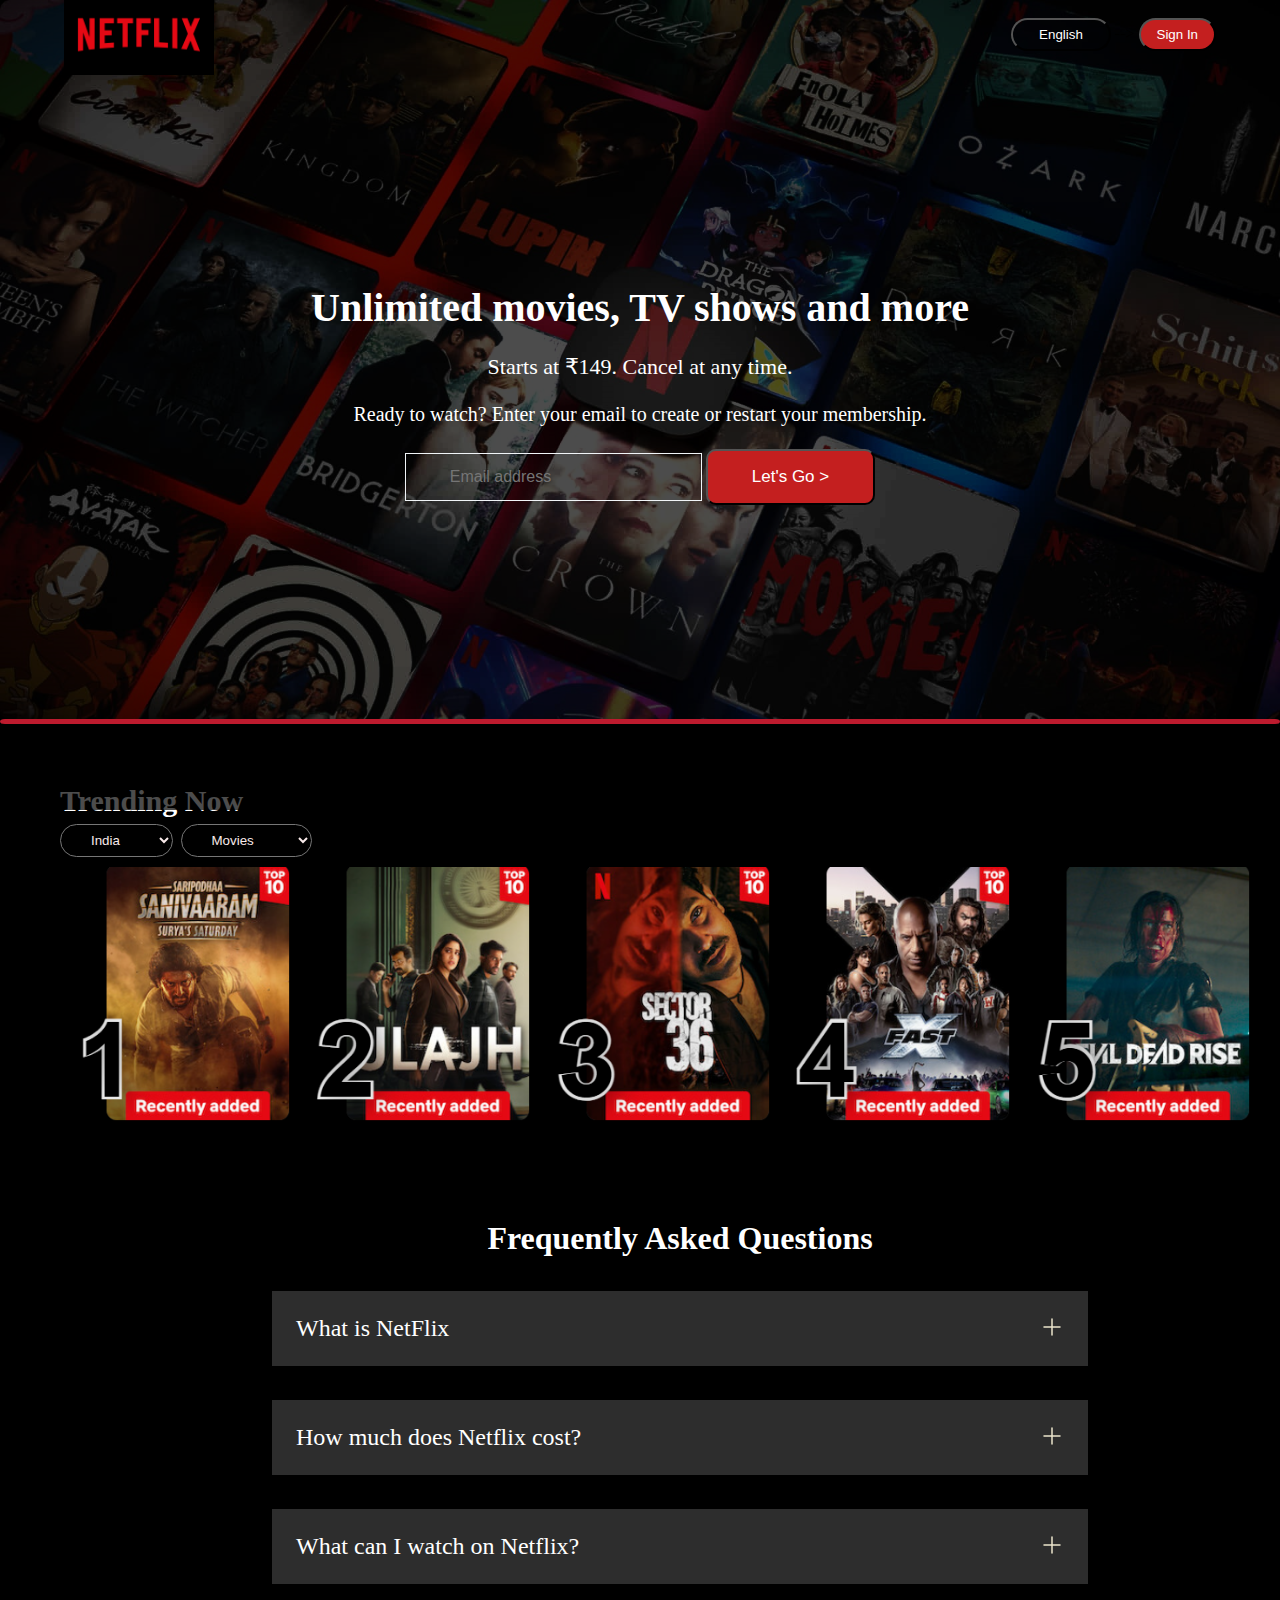
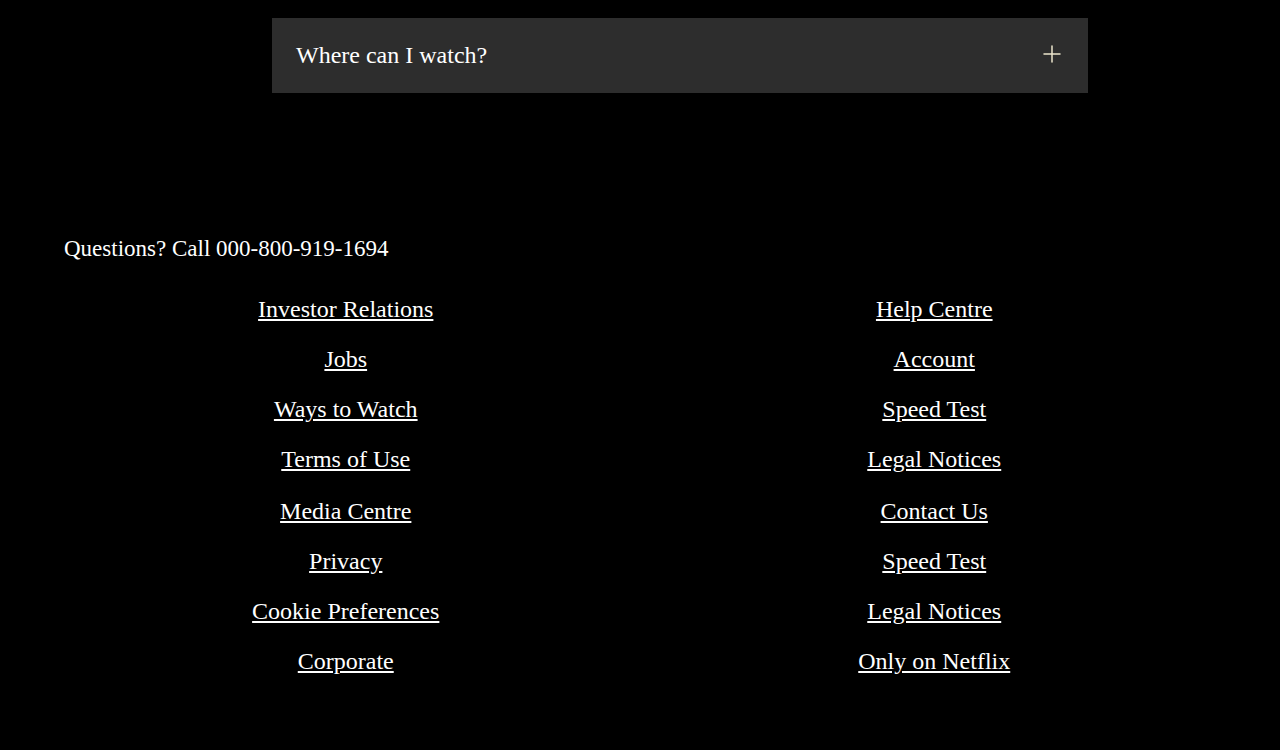
<file: index.html>
<!DOCTYPE html>
<html lang="en">

<head>
    <meta charset="UTF-8">
    <meta name="viewport" content="width=device-width, initial-scale=1.0">
    <title>clone</title>
    <link rel="stylesheet" href="style.css">

    <head>

    <body>
        <div class="main">
            <nav>
                <span>
                    <img width="60" src="pics/og1v4bv6.png" alt="">
                </span>
                <div>
                    <button class="buttons lang">English</button>
                    <!-- <button class="buttons lang">Español</button> --> -->
                    <!-- <select  class="buttons lang" >
                        <option value="english">English</option>
                        <option value="spanish">Español</option>
                    </select> -->

                    <button class="buttons redbtn">Sign In</button>
                </div>
            </nav>
            <div class="box">
            </div>
            <div class="context">
                <span>

                    Unlimited movies,
                    TV shows and more
                </span>
                <span> Starts at ₹149. Cancel at any time.</span>
                <span>Ready to watch? Enter your email to create or restart your membership.
                </span>
                <div>
                    <input type="text" placeholder="Email address">
                    <button class="buttons redbtnsm">Let's Go > </button>
                </div>
            </div>
            <div class="line"></div>

            <div class="Trend">
                Trending Now
                <div>
                    <select name="country" class="lang1">
                        <option value="India">India</option>
                        <option value="Global">Global</option>
                    </select>
                    <select name="Movies" class="lang1">
                        <option value="India">Movies</option>
                        <option value="Global">Tv shows</option>
                    </select>
                    <div class="trendpics">
                        <img width="1200px" src="pics/trend.png" alt="">

                    </div>
                    <br>


                </div>
            </div>    
        </div>
        <section class="faq">
            <h2>Frequently Asked Questions</h2>
            <div class="faqbox">
                <span>What is NetFlix</span>
                <svg width="24" height="24" viewBox="0 0 24 24" fill="white" xmlns="http://www.w3.org/2000/svg">
                    <path d="M12 4V20" stroke="#141B34" stroke-width="1.5" stroke-linecap="round" stroke-linejoin="round" />
                    <path d="M4 12H20" stroke="#141B34" stroke-width="1.5" stroke-linecap="round" stroke-linejoin="round" />
                </svg>
    
            </div>
            <div class="faqbox">
                <span>How much does Netflix cost?</span>
                <svg width="24" height="24" viewBox="0 0 24 24" fill="white" xmlns="http://www.w3.org/2000/svg">
                    <path d="M12 4V20" stroke="#141B34" stroke-width="1.5" stroke-linecap="round" stroke-linejoin="round" />
                    <path d="M4 12H20" stroke="#141B34" stroke-width="1.5" stroke-linecap="round" stroke-linejoin="round" />
                </svg>
    
            </div>
            <div class="faqbox">
                <span>What can I watch on Netflix?</span>
                <svg width="24" height="24" viewBox="0 0 24 24" fill="white" xmlns="http://www.w3.org/2000/svg">
                    <path d="M12 4V20" stroke="#141B34" stroke-width="1.5" stroke-linecap="round" stroke-linejoin="round" />
                    <path d="M4 12H20" stroke="#141B34" stroke-width="1.5" stroke-linecap="round" stroke-linejoin="round" />
                </svg>
    
            </div>
            <div class="faqbox">
                <span>Where can I watch?</span>
                <svg width="24" height="24" viewBox="0 0 24 24" fill="white" xmlns="http://www.w3.org/2000/svg">
                    <path d="M12 4V20" stroke="#141B34" stroke-width="1.5" stroke-linecap="round" stroke-linejoin="round" />
                    <path d="M4 12H20" stroke="#141B34" stroke-width="1.5" stroke-linecap="round" stroke-linejoin="round" />
                </svg>
    
            </div>
        </section>
        <footer>
            <div class="questions">
                Questions? Call 000-800-919-1694
            </div>
            <div class="footer">
                <div class="footer-item"> 
                    <a href="faq">Investor Relations</a>
                    <a href="faq">Jobs</a>
                    <a href="faq">Ways to Watch</a>
                    <a href="faq">Terms of Use</a>
                </div>
    
                <div class="footer-item"> 
                    <a href="faq">Help Centre</a>
                    <a href="faq">Account</a>
                    <a href="faq">Speed Test</a>
                    <a href="faq">Legal Notices</a>
                </div>
                <div class="footer-item">
                    <a href="faq">Media Centre</a>
                    <a href="faq">Privacy</a>
                    <a href="faq">Cookie Preferences</a> 
                    <a href="faq">Corporate</a>
                </div>
    
                <div class="footer-item">
                    <a href="faq">Contact Us</a>
                    <a href="faq">Speed Test</a> 
                    <a href="faq">Legal Notices</a> 
                    <a href="faq">Only on Netflix</a>
                </div>
            </div>
        </footer>


    </body>

</html>
</file>
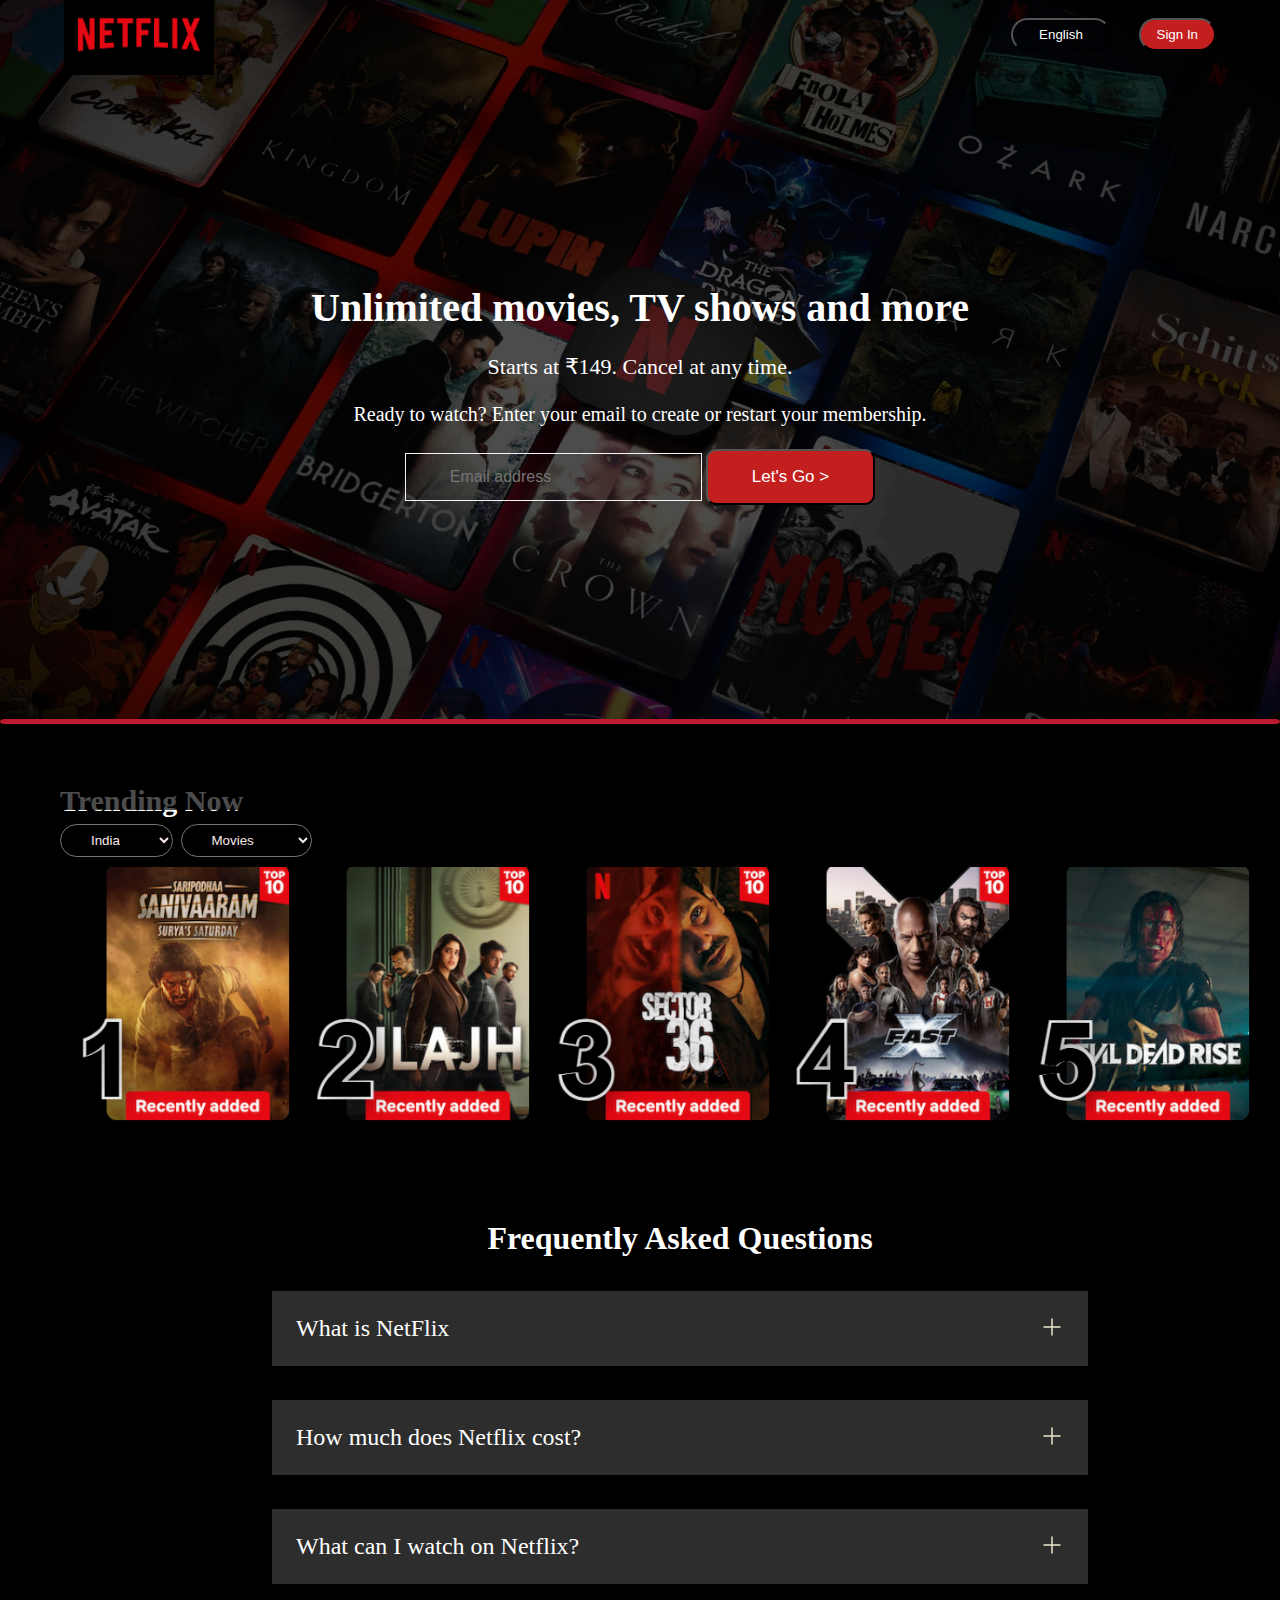
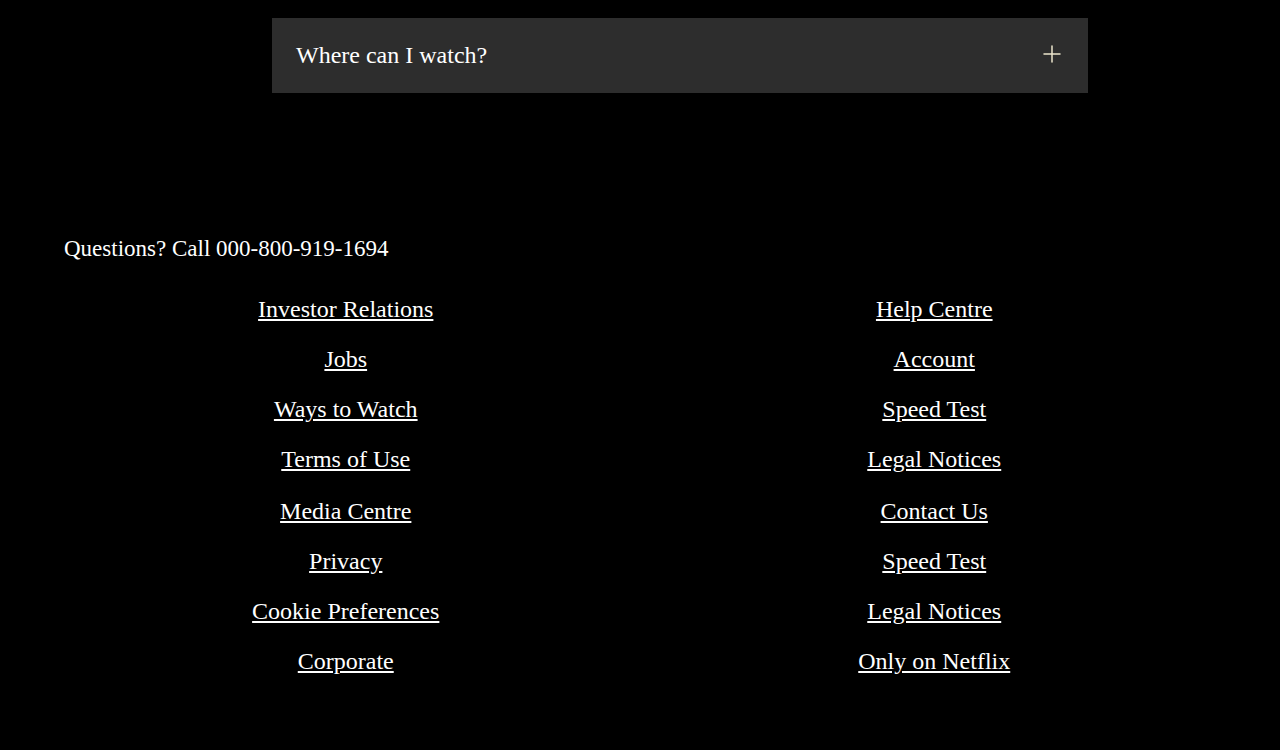
<file: bo.html>
<!DOCTYPE html>
<html lang="en">

<head>
    <meta charset="UTF-8">
    <meta name="viewport" content="width=device-width, initial-scale=1.0">
    <title>clone</title>
    <link rel="stylesheet" href="style.css">

    <head>

    <body>
        <div class="main">
            <nav>
                <span>
                    <img width="60" src="pics/og1v4bv6.png" alt="">
                </span>
                <div>
                    <button class="buttons lang">English</button>
                    <!-- <button class="buttons lang">Español</button> --> -->
                    <!-- <select  class="buttons lang" >
                        <option value="english">English</option>
                        <option value="spanish">Español</option>
                    </select> -->

                    <button class="buttons redbtn">Sign In</button>
                </div>
            </nav>
            <div class="box">
            </div>
            <div class="context">
                <span>

                    Unlimited movies,
                    TV shows and more
                </span>
                <span> Starts at ₹149. Cancel at any time.</span>
                <span>Ready to watch? Enter your email to create or restart your membership.
                </span>
                <div>
                    <input type="text" placeholder="Email address">
                    <button class="buttons redbtnsm">Let's Go > </button>
                </div>
            </div>
            <div class="line"></div>

            <div class="Trend">
                Trending Now
                <div>
                    <select name="country" class="lang1">
                        <option value="India">India</option>
                        <option value="Global">Global</option>
                    </select>
                    <select name="Movies" class="lang1">
                        <option value="India">Movies</option>
                        <option value="Global">Tv shows</option>
                    </select>
                    <div class="trendpics">
                        <img width="1200px" src="pics/trend.png" alt="">

                    </div>
                    <br>


                </div>
            </div>    
        </div>
        <section class="faq">
            <h2>Frequently Asked Questions</h2>
            <div class="faqbox">
                <span>What is NetFlix</span>
                <svg width="24" height="24" viewBox="0 0 24 24" fill="white" xmlns="http://www.w3.org/2000/svg">
                    <path d="M12 4V20" stroke="#141B34" stroke-width="1.5" stroke-linecap="round" stroke-linejoin="round" />
                    <path d="M4 12H20" stroke="#141B34" stroke-width="1.5" stroke-linecap="round" stroke-linejoin="round" />
                </svg>
    
            </div>
            <div class="faqbox">
                <span>How much does Netflix cost?</span>
                <svg width="24" height="24" viewBox="0 0 24 24" fill="white" xmlns="http://www.w3.org/2000/svg">
                    <path d="M12 4V20" stroke="#141B34" stroke-width="1.5" stroke-linecap="round" stroke-linejoin="round" />
                    <path d="M4 12H20" stroke="#141B34" stroke-width="1.5" stroke-linecap="round" stroke-linejoin="round" />
                </svg>
    
            </div>
            <div class="faqbox">
                <span>What can I watch on Netflix?</span>
                <svg width="24" height="24" viewBox="0 0 24 24" fill="white" xmlns="http://www.w3.org/2000/svg">
                    <path d="M12 4V20" stroke="#141B34" stroke-width="1.5" stroke-linecap="round" stroke-linejoin="round" />
                    <path d="M4 12H20" stroke="#141B34" stroke-width="1.5" stroke-linecap="round" stroke-linejoin="round" />
                </svg>
    
            </div>
            <div class="faqbox">
                <span>Where can I watch?</span>
                <svg width="24" height="24" viewBox="0 0 24 24" fill="white" xmlns="http://www.w3.org/2000/svg">
                    <path d="M12 4V20" stroke="#141B34" stroke-width="1.5" stroke-linecap="round" stroke-linejoin="round" />
                    <path d="M4 12H20" stroke="#141B34" stroke-width="1.5" stroke-linecap="round" stroke-linejoin="round" />
                </svg>
    
            </div>
        </section>
        <footer>
            <div class="questions">
                Questions? Call 000-800-919-1694
            </div>
            <div class="footer">
                <div class="footer-item"> 
                    <a href="faq">Investor Relations</a>
                    <a href="faq">Jobs</a>
                    <a href="faq">Ways to Watch</a>
                    <a href="faq">Terms of Use</a>
                </div>
    
                <div class="footer-item"> 
                    <a href="faq">Help Centre</a>
                    <a href="faq">Account</a>
                    <a href="faq">Speed Test</a>
                    <a href="faq">Legal Notices</a>
                </div>
                <div class="footer-item">
                    <a href="faq">Media Centre</a>
                    <a href="faq">Privacy</a>
                    <a href="faq">Cookie Preferences</a> 
                    <a href="faq">Corporate</a>
                </div>
    
                <div class="footer-item">
                    <a href="faq">Contact Us</a>
                    <a href="faq">Speed Test</a> 
                    <a href="faq">Legal Notices</a> 
                    <a href="faq">Only on Netflix</a>
                </div>
            </div>
        </footer>


    </body>

</html>
</file>
<file: style.css>
*{
    margin: 0;
    padding: 0;
}
.main{
    background-image: url(pics/netflix-background-gs7hjuwvv2g0e9fj.jpg);
    height: 80vh;
    background-size: max(1200px, 100vw);
    background-position: center center;
    background-repeat: no-repeat; 
    position: relative;
    
}
body{
    background-color: black;
}
.box{
    height: 90vh;
    width: 100% ;
    opacity: 0.7;
    background-color: black;
    position: absolute;
    top:0;
}

nav{
    max-width: 80vw;
    justify-content: space-between;
    margin: auto;
    display: flex;
    align-items: center;
    height: 69px;
}
nav img{
    color: red;
    width:150px;
    position: relative;
    z-index: 10;
}
nav button {
    position: relative;
    z-index: 10;
}
.context{
   
    height: calc(100% - 70px);
    display: flex;
    align-items: center;
    justify-content: center;
    flex-direction: column;
    color: white;
    position: relative;
    gap: 23px;
    padding: 0 30px;

}
.context >:first-child{
    font-size: 40px;
    font-weight: bolder;
    text-align: center;
}
.context >:nth-child(2){
    font-size: 22px;
    font-weight:100;
    text-align: center;
}
.context >:nth-child(3){
    font-size: 20px;
    font-weight:normal;
    text-align: center;
}
.line{
    height: 5px;
    background-color: rgb(189, 27, 46);
    position: relative;
    z-index: 20;
    border-radius: 100px / 50px;
}
.buttons{
    padding: 7px 16px;
    color: white;
    cursor: pointer;
}

.redbtn{
    background-color: rgb(196, 31, 31);
    color: white;
    border-radius: 30px;

}
.lang {
    background-color: rgba(255, 255, 255, 0);
    color: white;
    padding: 7px 26px;
    border-radius: 30px;

}
.main input{
    background-color: rgba(240, 248, 255, 0);
    font-size: 16px;
    padding: 14px 44px;
    text-align: left;
    color: white;
    border: 1px solid rgba(245, 249, 252, 0.982);
}
.redbtnsm{
    background-color: rgb(196, 31, 31);
    color: white;
    font-size: 17px;
    border-radius: 10px;
    padding: 16px 44px;
}
.Trend{
    padding: 60px;
    color: white;
    font-size: 30px;
    font-weight: bolder;
}
.lang1{
    background-color: rgba(0, 0, 0, 0.555);
    color: rgb(249, 234, 234);
    padding: 7px 26px;
    border-radius: 30px;
    cursor: pointer;
}
.trendpics{
    height: 10px;
    width: 30px;
    padding: 10px;
    text-align: center;
    /* margin: 100px; */
}
.main2{
   /* height: 100px; */
   
    width: 80%;
    padding-top: 200px;
}
.title{
    margin-left: 12%;
    font-size: 15px;
    margin-bottom: 20px;
    color: white;
    font-weight: bold;
}

faq h2 {
    text-align: center;
    font-size: 48px;
}

.faq {
    background: black;
    color: white;
    padding-top: 500px;
    padding-left:80px;
}

.faqbox:hover {
    background-color: #414141;
    color: white;
}

.faqbox svg {
    filter: invert(1);
}

.faqbox {
    transition: all 1s ease-out;
    font-size: 24px;
    display: flex;
    justify-content: space-between;
    background-color: #2d2d2d;
    padding: 24px;
    max-width: 60vw;
    margin: 34px auto;
    cursor: pointer;
}
footer {
    color: white;
    max-width: 60vw;
    margin: auto;
    padding: 60px;
}

footer .questions {
    padding: 34px 0;
    font-size: 23px;
}


.footer {
    display: grid;
    grid-template-columns: 1fr 1fr 1fr 1fr;
    color: white;
}



@media screen and (max-width: 1300px) {

    nav{
        max-width: 90vw;
    }

    .first {
        flex-wrap: wrap;
    }

    .secImg img {
        width: 305px;
    }

    .secImg video {
        width: 305px;
    }

    .hero> :nth-child(1) {
        font-size: 32px;
    }

    .hero> :nth-child(2) {
        font-size: 18px;
    }

    .hero> :nth-child(3) {
        font-size: 18px;
    }

    .hero-buttons {
        display: flex;
        flex-direction: column;
        align-items: center;
        justify-content: center;
        gap: 16px;
    }

    .faq h2 {
        text-align: center;
        font-size: 32px;
    }

    footer {
        max-width: 90vw;
        padding: 75px 0;
    }

    .footer-item{
        align-items: center;
    }
 

}
@media screen and (max-width: 1300px) {

    .footer {
        display: grid;
        grid-template-columns: 1fr 1fr;
        gap: 25px;
    }
}
.footer a {
    font-size: 24px;
    color: white;
}

.footer-item {
    display: flex;
    flex-direction: column;
    gap: 23px;
}
</file>
